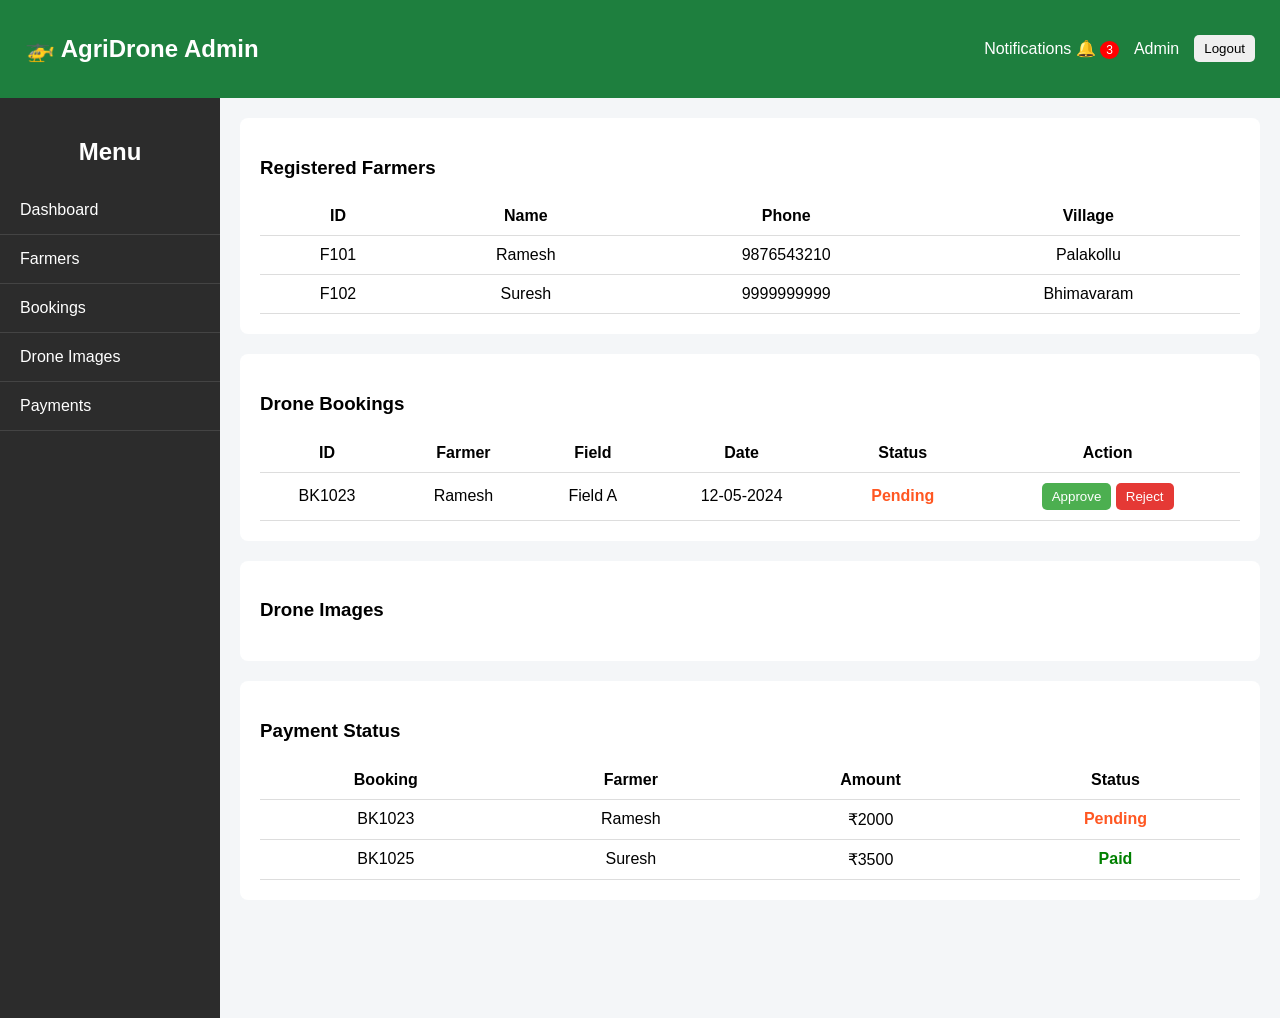
<file: admin dashboard/index.html>
<!DOCTYPE html>
<html lang="en">

<head>

<meta charset="UTF-8">
<meta name="viewport" content="width=device-width, initial-scale=1.0">

<title>Admin Dashboard</title>

<link rel="stylesheet" href="style.css">

</head>

<body>

<!-- NAVBAR -->

<header class="navbar">

<h2>🚁 AgriDrone Admin</h2>

<div class="nav-right">

<div class="notification">
<span class="bell">Notifications 🔔 </span>
<span class="badge">3</span>
</div>

<span>Admin</span>

<button>Logout</button>

</div>

</header>


<div class="container">

<!-- SIDEBAR -->

<div class="sidebar">

<h2 class="menu-title">Menu</h2>

<ul>

<li><a href="#dashboard">Dashboard</a></li>

<li><a href="#farmers">Farmers</a></li>

<li><a href="#bookings">Bookings</a></li>

<li><a href="#images">Drone Images</a></li>

<li><a href="#payments">Payments</a></li>

</ul>

</div>


<!-- MAIN CONTENT -->

<main class="content">

<!-- FARMERS TABLE -->

<section id="farmers">

<h3>Registered Farmers</h3>

<table>

<thead>

<tr>
<th>ID</th>
<th>Name</th>
<th>Phone</th>
<th>Village</th>
</tr>

</thead>

<tbody>

<tr>
<td>F101</td>
<td>Ramesh</td>
<td>9876543210</td>
<td>Palakollu</td>
</tr>

<tr>
<td>F102</td>
<td>Suresh</td>
<td>9999999999</td>
<td>Bhimavaram</td>
</tr>

</tbody>

</table>

</section>


<!-- BOOKINGS -->

<section id="bookings">

<h3>Drone Bookings</h3>

<table>

<thead>

<tr>
<th>ID</th>
<th>Farmer</th>
<th>Field</th>
<th>Date</th>
<th>Status</th>
<th>Action</th>
</tr>

</thead>

<tbody>

<tr>
<td>BK1023</td>
<td>Ramesh</td>
<td>Field A</td>
<td>12-05-2024</td>
<td class="pending">Pending</td>
<td>

<button class="approve">Approve</button>
<button class="reject">Reject</button>

</td>

</tr>

</tbody>

</table>

</section>


<!-- IMAGE UPLOAD -->

<section id="images">

<h3>Drone Images</h3>

<div id="drone-images"></div>

</section>


<!-- PAYMENTS -->

<section id="payments">

<h3>Payment Status</h3>

<table>

<tr>
<th>Booking</th>
<th>Farmer</th>
<th>Amount</th>
<th>Status</th>
</tr>

<tr>
<td>BK1023</td>
<td>Ramesh</td>
<td>₹2000</td>
<td class="pending">Pending</td>
</tr>

<tr>
<td>BK1025</td>
<td>Suresh</td>
<td>₹3500</td>
<td class="paid">Paid</td>
</tr>

</table>

</section>


</main>

</div>
<script>
function loadImages(){

  fetch("http://localhost:4000/images")
  .then(res => res.json())
  .then(data => {

    const container = document.getElementById("drone-images");

    container.innerHTML = "";

    data.forEach(img => {

      const image = document.createElement("img");
      image.src = img.image_url;

      container.appendChild(image);

    });

  });

}

loadImages();
setInterval(loadImages, 5000);
</script>
</body>

</html>
</file>
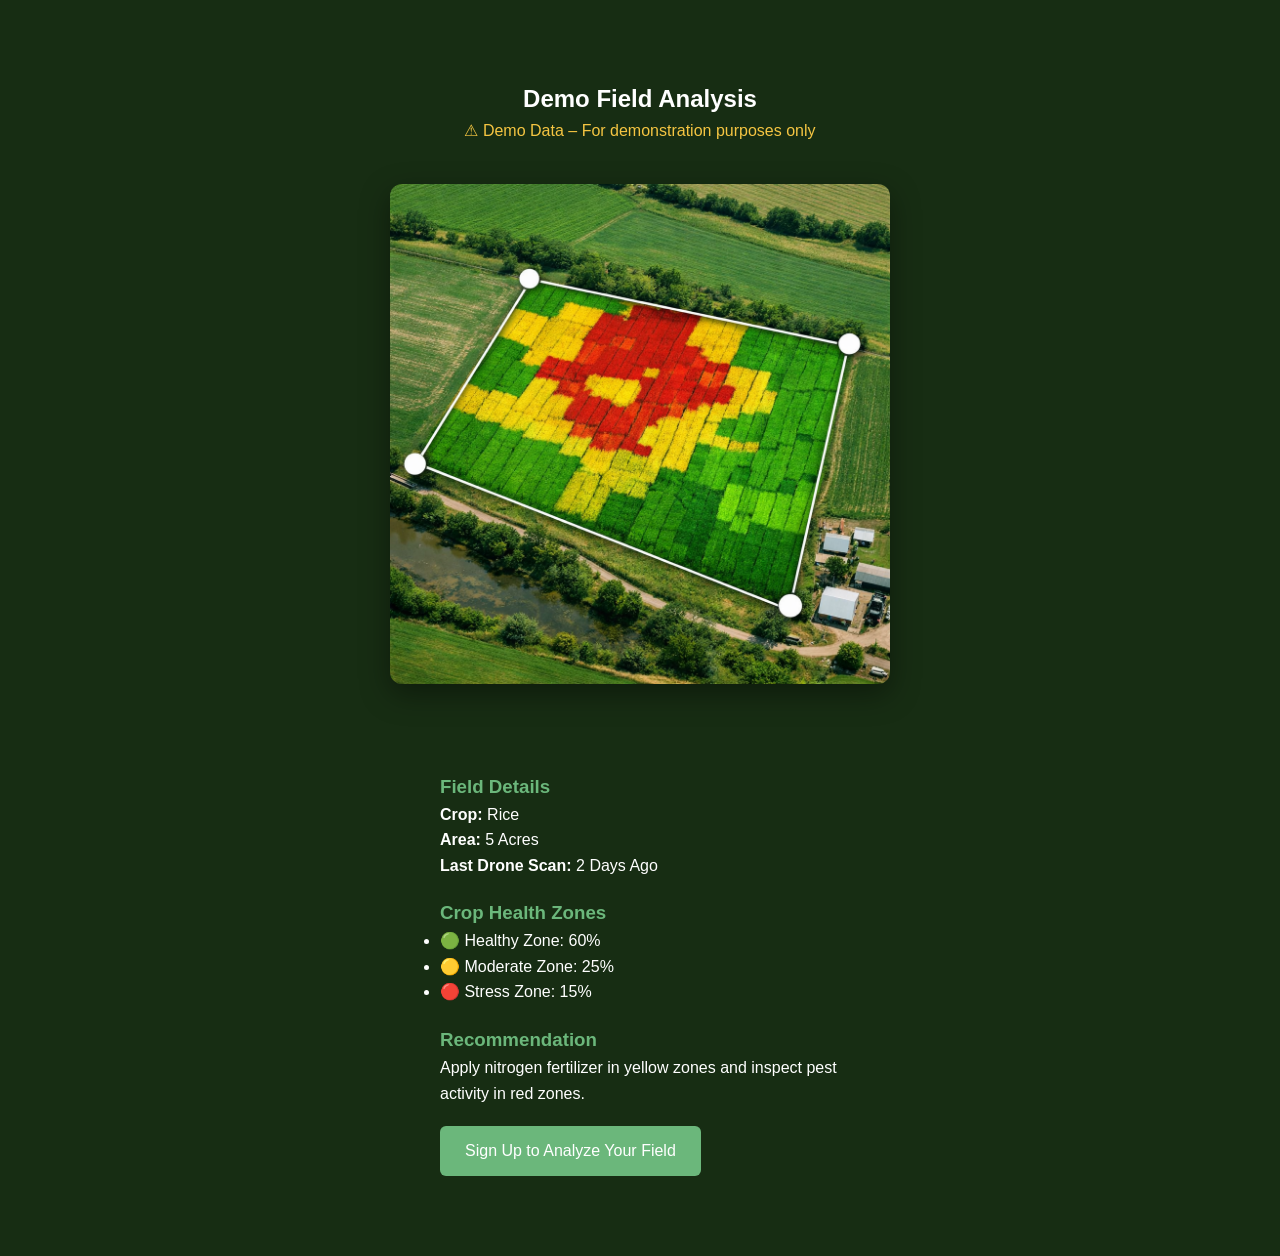
<file: drone landing page/demo-field-map.html>
<!DOCTYPE html>
<html lang="en">

<head>
<meta charset="UTF-8">
<title>Field Map Demo</title>
<link rel="stylesheet" href="css/style.css">
</head>

<body>

<section class="demo-field">

<h1>Demo Field Analysis</h1>

<p class="demo-note">⚠ Demo Data – For demonstration purposes only</p>

<div class="field-container">

<div class="field-map">
<img src="images/field-map.png" alt="Crop Health Map">
</div>

<div class="field-info">

<h3>Field Details</h3>

<p><strong>Crop:</strong> Rice</p>
<p><strong>Area:</strong> 5 Acres</p>
<p><strong>Last Drone Scan:</strong> 2 Days Ago</p>

<h3>Crop Health Zones</h3>

<ul>
<li>🟢 Healthy Zone: 60%</li>
<li>🟡 Moderate Zone: 25%</li>
<li>🔴 Stress Zone: 15%</li>
</ul>

<h3>Recommendation</h3>

<p>
Apply nitrogen fertilizer in yellow zones and inspect pest activity
in red zones.
</p>

<a href="signup.html" class="signup-btn">Sign Up to Analyze Your Field</a>

</div>

</div>

</section>

</body>
</html>
</file>
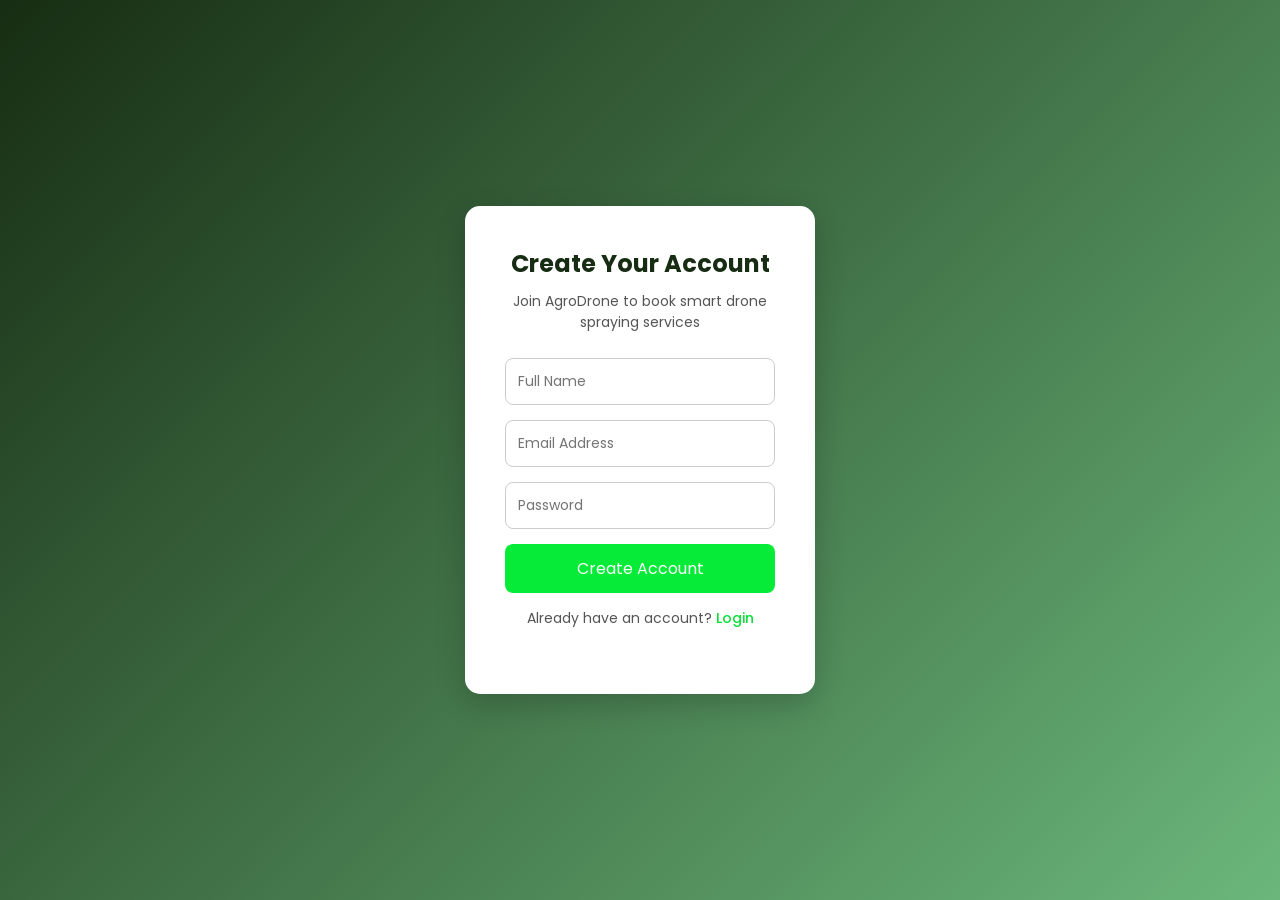
<file: drone landing page/signup.html>
<!DOCTYPE html>
<html>

<head>

<title>Signup - AgroDrone</title>

<link rel="stylesheet" href="css/signup.css">

<link href="https://fonts.googleapis.com/css2?family=Poppins:wght@300;400;500;600&display=swap" rel="stylesheet">

</head>

<body>

<div class="signup-container">

<div class="signup-card">

<h2>Create Your Account</h2>

<p>Join AgroDrone to book smart drone spraying services</p>

<form>

<input type="text" placeholder="Full Name" required>

<input type="email" placeholder="Email Address" required>

<input type="password" placeholder="Password" required>

<button type="submit">Create Account</button>

</form>

<p class="login-text">Already have an account? <a href="dashboard.html">Login</a></p>
</div>

</div>

</body>
</html>
</file>
<file: admin dashboard/style.css>
body{
margin:0;
font-family:Arial;
background:#f4f6f8;
}

.navbar{
background:#1e7f3e;
color:white;
display:flex;
justify-content:space-between;
padding:15px 25px;
}

.nav-right{
display:flex;
gap:15px;
align-items:center;
}

.container{
display:flex;
}

.container{
display:flex;
}

/* SIDEBAR */

.sidebar{
width:220px;
background:#2c2c2c;
color:white;
height:100vh;
padding-top:20px;
position:sticky;
top:0;
}

.menu-title{
text-align:center;
margin-bottom:20px;
}

.sidebar ul{
list-style:none;
padding:0;
}

.sidebar ul li{
padding:15px 20px;
border-bottom:1px solid #444;
}

.sidebar ul li a{
color:white;
text-decoration:none;
display:block;
}

.sidebar ul li:hover{
background:#3e3e3e;
}

/* MAIN CONTENT */
.content{
flex:1;
padding:20px;
}

section{
background:white;
padding:20px;
margin-bottom:20px;
border-radius:8px;
}

table{
width:100%;
border-collapse:collapse;
}

table th, table td{
border-bottom:1px solid #ddd;
padding:10px;
text-align:center;
}

.pending{
color:#ff5722;
font-weight:bold;
}

.paid{
color:green;
font-weight:bold;
}

button{
padding:6px 10px;
border:none;
border-radius:5px;
cursor:pointer;
}

.approve{
background:#4caf50;
color:white;
}

.reject{
background:#e53935;
color:white;
}

.badge{
background:red;
color:white;
border-radius:50%;
padding:2px 6px;
font-size:12px;
}
html{
scroll-behavior:smooth;
}
#drone-images{
    display: grid;
    grid-template-columns: repeat(3, 1fr);
    gap: 15px;
    margin-top: 20px;
}

#drone-images img{
    width: 100%;
    border-radius: 8px;
}
</file>
<file: drone landing page/css/style.css>
*{
margin:0;
padding:0;
box-sizing:border-box;
font-family:Poppins, sans-serif;
}

body{
background:#f5f8f4;
color:#172d13;
line-height:1.6;
}

/* NAVBAR */

.navbar{
display:flex;
justify-content:space-between;
align-items:center;
padding:20px 60px;
background:#172d13;
color:white;
}

.navbar a{
color:white;
text-decoration:none;
margin:0 15px;
font-weight:500;
}

.navbar a:hover{
color:#6bb77b;
}

.nav-btn{
background-color:hsl(133, 84%, 50%);
color:white;
border:none;
padding:10px 22px;
border-radius:25px;
cursor:pointer;
font-weight:500;
transition:0.3s;
}

/* hover effect */

.nav-btn:hover{
background-color:#92a332;
transform:scale(1.05);
}

/* HERO SECTION */

.hero{
height:90vh;

background:

url("../images/hero.jpg");

background-size:cover;
background-position:center;
background-repeat:no-repeat;

display:flex;
align-items:flex-end;
justify-content:center;
padding-bottom:80px; 
text-align:center;
animation: heroZoom 20s ease-in-out infinite alternate;
}
.hero-content{
max-width:700px;
animation:fadeUp 1.5s ease;
}

.hero h1{
font-size:48px;
margin-bottom:20px;
}



.hero-btn{
background:#6bb77b;
color:white;
padding:14px 28px;
text-decoration:none;
border-radius:6px;
font-size:18px;
transition:0.3s;
}

.hero-btn:hover{
background:#92a332;
transform:scale(1.05);
}



/* HOW IT WORKS */


.how-it-works{
background:#172d13;
padding:100px 0;
text-align:center;
}

.section-title{
font-size:40px;
color:#6bb77b;
margin-bottom:50px;
}

.image-slider{
max-width:1200px;
margin:0 auto;
overflow:hidden;
position:relative;
}

.image-track{
display:flex;
gap:25px;
width:max-content;
animation:scrollImages 60s linear infinite;
}

.image-track img{
width:280px;
height:180px;
object-fit:cover;
border-radius:12px;
transition:0.4s;
}



.image-track img:hover{
transform:scale(1.05);
}

/* FEATURES */
.features{
background:#0f1f0d;
padding:100px 10%;
text-align:center;
}

.features-title{
font-size:40px;
color:#6bb77b;
margin-bottom:60px;
}

/* Cards Container */

.features-container{
display:grid;
grid-template-columns:repeat(auto-fit,minmax(250px,1fr));
gap:40px;
}

/* Feature Card */

.feature-card{
background:#1f3a1c;
padding:35px 25px;
border-radius:12px;
transition:0.4s;
box-shadow:0 10px 25px rgba(0,0,0,0.4);
}

/* Hover Animation */

.feature-card:hover{
transform:translateY(-10px);
background:#244a22;
}

/* Text */

.feature-card h3{
color:#92a332;
margin-bottom:15px;
font-size:20px;
}

.feature-card p{
color:#ddd;
line-height:1.6;
font-size:14px;
}



/* EXPLORE */


.explore-field{
background:#172d13;
padding:100px 10%;
}

.explore-title{
text-align:center;
font-size:40px;
color:#6bb77b;
margin-bottom:60px;
}

.explore-container{
display:flex;
align-items:center;
gap:60px;
flex-wrap:wrap;
}

.explore-image{
flex:1;
}

.explore-image img{
width:100%;
border-radius:12px;
box-shadow:0 10px 30px rgba(0,0,0,0.4);
}

.explore-content{
flex:1;
color:white;
}

.explore-content h3{
font-size:28px;
margin-bottom:20px;
color:#92a332;
}

.explore-content p{
line-height:1.6;
margin-bottom:30px;
color:#ddd;
}

.explore-btn{
background:#6bb77b;
padding:12px 25px;
border-radius:6px;
text-decoration:none;
color:white;
font-weight:bold;
transition:0.3s;
}

.explore-btn:hover{
background:#92a332;
}
.field-map{
  width:100%;
  max-width:600px;
  animation: zoomMap 8s ease-in-out infinite alternate;
}


/* Demo Field Page */

.demo-field{
padding:80px 10%;
background:#172d13;
color:white;
text-align:center;
}

.demo-note{
color:#f5c542;
margin-bottom:40px;
}

.field-container{
display:flex;
align-items:center;
justify-content:center;
gap:60px;
flex-wrap:wrap;
}

.field-map img{
width:500px;
border-radius:12px;
box-shadow:0 10px 30px rgba(0,0,0,0.4);
}

.field-info{
max-width:400px;
text-align:left;
}

.field-info h3{
color:#6bb77b;
margin-top:20px;
}

.signup-btn{
display:inline-block;
margin-top:20px;
padding:12px 25px;
background:#6bb77b;
color:white;
text-decoration:none;
border-radius:6px;
transition:0.3s;
}

.signup-btn:hover{
background:#92a332;
}
/* DASHBOARD */

.dashboard{
padding:80px 10%;
background:#f0f6ed;
text-align:center;
}

.dashboard-box{
background:white;
padding:40px;
border-radius:20px;
box-shadow:0 5px 30px rgba(0,0,0,0.1);
}

.stats{
display:flex;
justify-content:center;
gap:60px;
margin-top:30px;
}

.stat h3{
color:#6bb77b;
font-size:28px;
}


/* Dashboard Preview Section */

.dashboard-preview{
padding:100px 10%;
background:#0f1f0d;
text-align:center;
color:white;
}

.dashboard-preview h2{
font-size:36px;
margin-bottom:15px;
color:#92a332;
}

.dashboard-preview p{
max-width:700px;
margin:auto;
margin-bottom:50px;
color:#dcdcdc;
line-height:1.6;
}

.dashboard-image{
display:flex;
justify-content:center;
}

.dashboard-image img{
width:900px;
max-width:100%;
border-radius:15px;
box-shadow:0 20px 40px rgba(0,0,0,0.5);
transition:transform 0.4s ease;
}

.dashboard-image img{
animation: float 4s ease-in-out infinite;
}

@keyframes float{
0%{ transform: translateY(0px); }
50%{ transform: translateY(-10px); }
100%{ transform: translateY(0px); }
}

/* Hover animation */

.dashboard-image img:hover{
transform:scale(1.05);
}
/* Statistics Section */

.stats{
padding:80px 10%;
background:#172d13;
text-align:center;
color:white;
}

.stats h2{
font-size:36px;
margin-bottom:50px;
color:#92a332;
}

/* Horizontal layout */

/* Statistics Section */

.stats{
padding:80px 10%;
background:#172d13;
text-align:center;
color:white;
}

/* Keep heading on top */

.stats h2{
font-size:36px;
margin-bottom:50px;
color:#92a332;
display:block;
width:100%;
}

/* Horizontal stats row */

/* Statistics Section */

.stats{
padding:80px 10%;
background:#172d13;
color:white;
text-align:center;

/* force vertical layout */
display:flex;
flex-direction:column;
align-items:center;
}

.stats h2{
font-size:36px;
margin-bottom:50px;
color:#92a332;
}

/* horizontal stats row */

.stats{
padding:80px 10%;
background:#172d13;
color:white;
text-align:center;
display:flex;
flex-direction:column;
align-items:center;
}

.stats h2{
font-size:36px;
margin:0;           /* remove default margin */
color:#92a332;
}

.stats-container{
display:flex;
justify-content:center;
gap:30px;
width:100%;
margin-top:15px;    /* small controlled gap */
}

.stat-box{
background:#0f1f0d;
padding:40px;
border-radius:12px;
transition:0.3s;
box-shadow:0 8px 20px rgba(0,0,0,0.4);
width:220px;
text-align:center;
}

.stat-box:hover{
transform:translateY(-10px);
}

.stat-box h3{
font-size:40px;
color:#6bb77b;
margin-bottom:8px;
}

.stat-box p{
font-size:16px;
color:#dcdcdc;
margin:0;
}
/* contact  */


.contact-container{

display:flex;
justify-content:center;
gap:60px;
margin-top:40px;
flex-wrap:wrap;

}

.contact-info{

font-size:18px;
line-height:2;

}

.contact-form{

display:flex;
flex-direction:column;
width:300px;

}

.contact-form input,
.contact-form textarea{

margin-bottom:15px;
padding:10px;
border-radius:8px;
border:1px solid #ccc;

}

.contact-form button{

background:#6bb77b;
color:white;
border:none;
padding:10px;
border-radius:20px;
cursor:pointer;

}

/* CTA */

.cta{
padding:70px;
text-align:center;
background:#92a332;
color:white;
}


/* FOOTER */

footer{
background:#172d13;
color:white;
text-align:center;
padding:20px;
}
</file>
<file: drone landing page/css/signup.css>
*{
margin:0;
padding:0;
box-sizing:border-box;
font-family:'Poppins',sans-serif;
}

body{

height:100vh;

display:flex;

justify-content:center;

align-items:center;

background:linear-gradient(135deg,#172d13,#6bb77b);

}

/* container */

.signup-container{

width:100%;

display:flex;

justify-content:center;

align-items:center;

}

/* card */

.signup-card{

background:white;

padding:40px;

border-radius:15px;

width:350px;

text-align:center;

box-shadow:0 10px 30px rgba(0,0,0,0.2);

animation:fadeIn 0.8s ease;

}

/* heading */

.signup-card h2{

margin-bottom:10px;

color:#172d13;

}

/* paragraph */

.signup-card p{

font-size:14px;

color:#555;

margin-bottom:25px;

}

/* inputs */

.signup-card input{

width:100%;

padding:12px;

margin-bottom:15px;

border-radius:8px;

border:1px solid #ccc;

font-size:14px;

}

/* button */

.signup-card button{

width:100%;

padding:12px;

background:hsl(133, 96%, 47%);

border:none;

color:white;

font-size:16px;

border-radius:8px;

cursor:pointer;

transition:0.3s;

}

.signup-card button:hover{

background:#92a332;

}

/* login text */

.login-text{

margin-top:15px;

font-size:14px;

}

.login-text a{

color:hsl(133, 89%, 46%);

text-decoration:none;

font-weight:500;

}

/* animation */

@keyframes fadeIn{

from{

opacity:0;
transform:translateY(20px);

}

to{

opacity:1;
transform:translateY(0);

}

}
</file>
